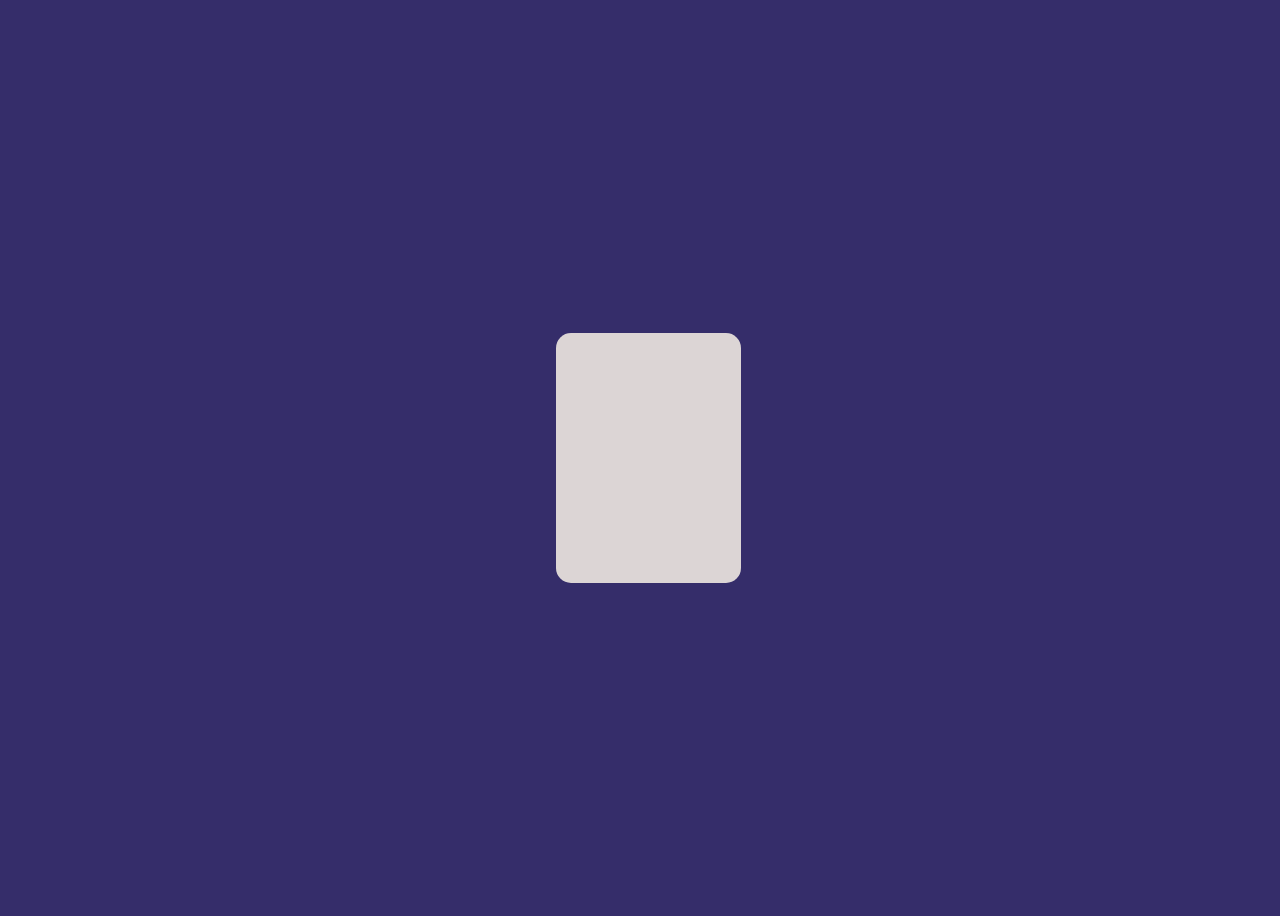
<file: 01-Card/index.html>
<!DOCTYPE html>
<html lang="en">
<head>
    <meta charset="UTF-8">
    <meta http-equiv="X-UA-Compatible" content="IE=edge">
    <meta name="viewport" content="width=device-width, initial-scale=1.0">
    <link rel="stylesheet" href="style.css">
    <title>Card 01</title>
</head>
<body>
    
        <div class="card">

        </div>
    
</body>
</html>
</file>
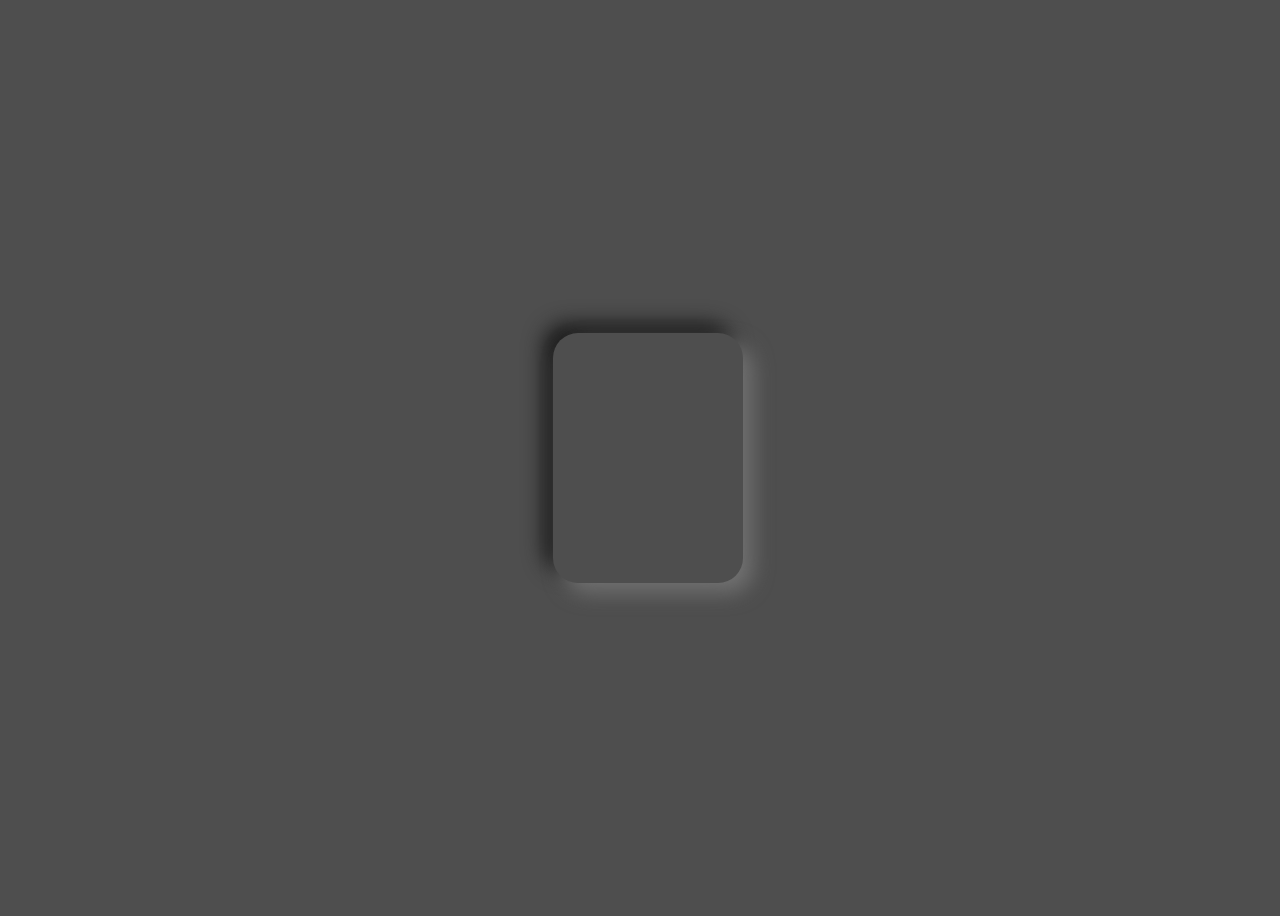
<file: 02-Card/index.html>
<!DOCTYPE html>
<html lang="en">
<head>
    <meta charset="UTF-8">
    <meta http-equiv="X-UA-Compatible" content="IE=edge">
    <meta name="viewport" content="width=device-width, initial-scale=1.0">
    <link rel="stylesheet" href="style.css">
    <title>Card 2</title>
</head>
<body>
    <div class="card">
        
    </div>
</body>
</html>
</file>
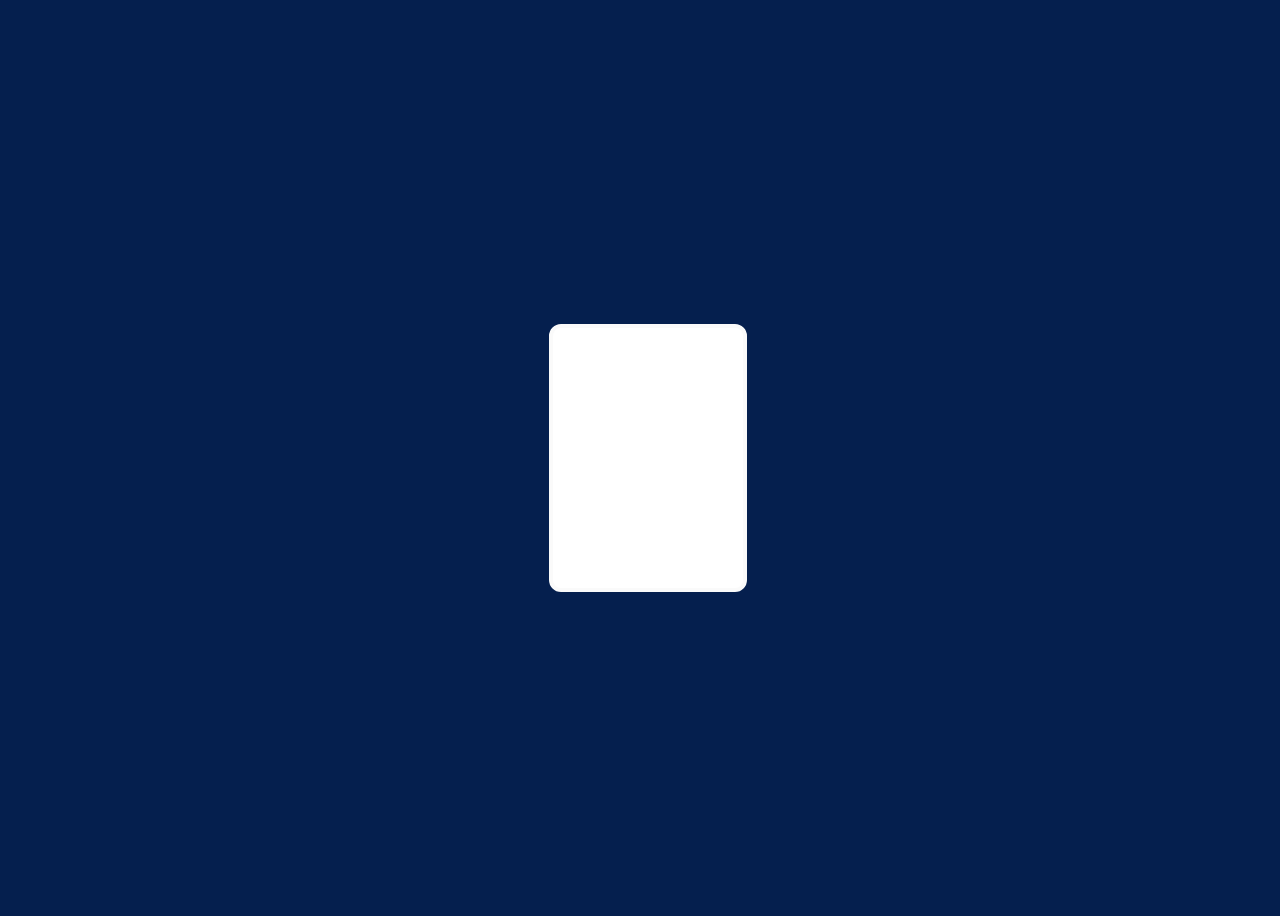
<file: 03-Card/index.html>
<!DOCTYPE html>
<html lang="en">
<head>
    <meta charset="UTF-8">
    <meta http-equiv="X-UA-Compatible" content="IE=edge">
    <meta name="viewport" content="width=device-width, initial-scale=1.0">
    <link rel="stylesheet" href="style.css">
    <title>Card 3</title>
</head>
<body>
    <div class="card">

    </div>
</body>
</html>
</file>
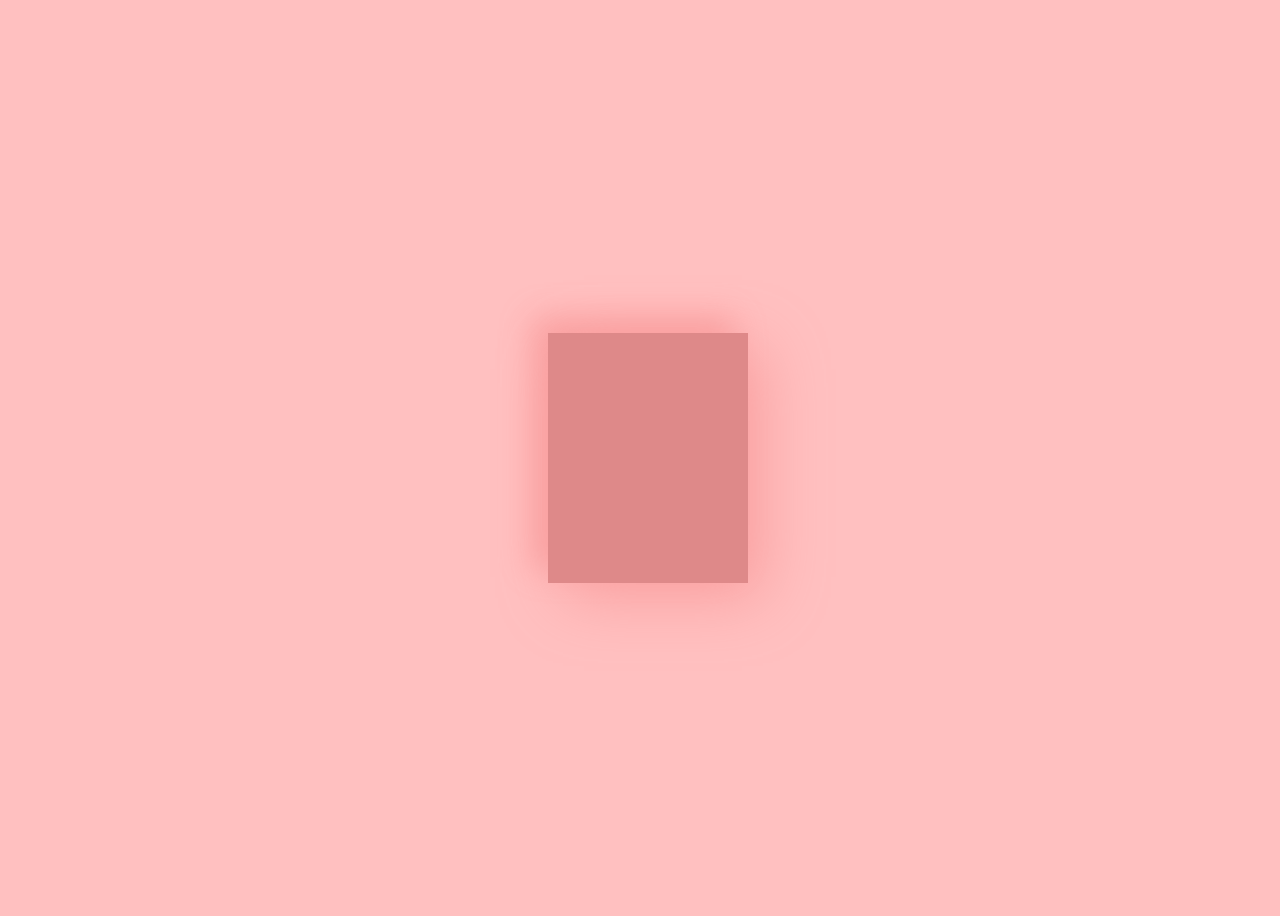
<file: 04-Card/index.html>
<!DOCTYPE html>
<html lang="en">
<head>
    <meta charset="UTF-8">
    <meta http-equiv="X-UA-Compatible" content="IE=edge">
    <meta name="viewport" content="width=device-width, initial-scale=1.0">
    <link rel="stylesheet" href="style.css">
    <title>Card 04</title>
</head>
<body>
    <div class="card">
        
    </div>
</body>
</html>
</file>
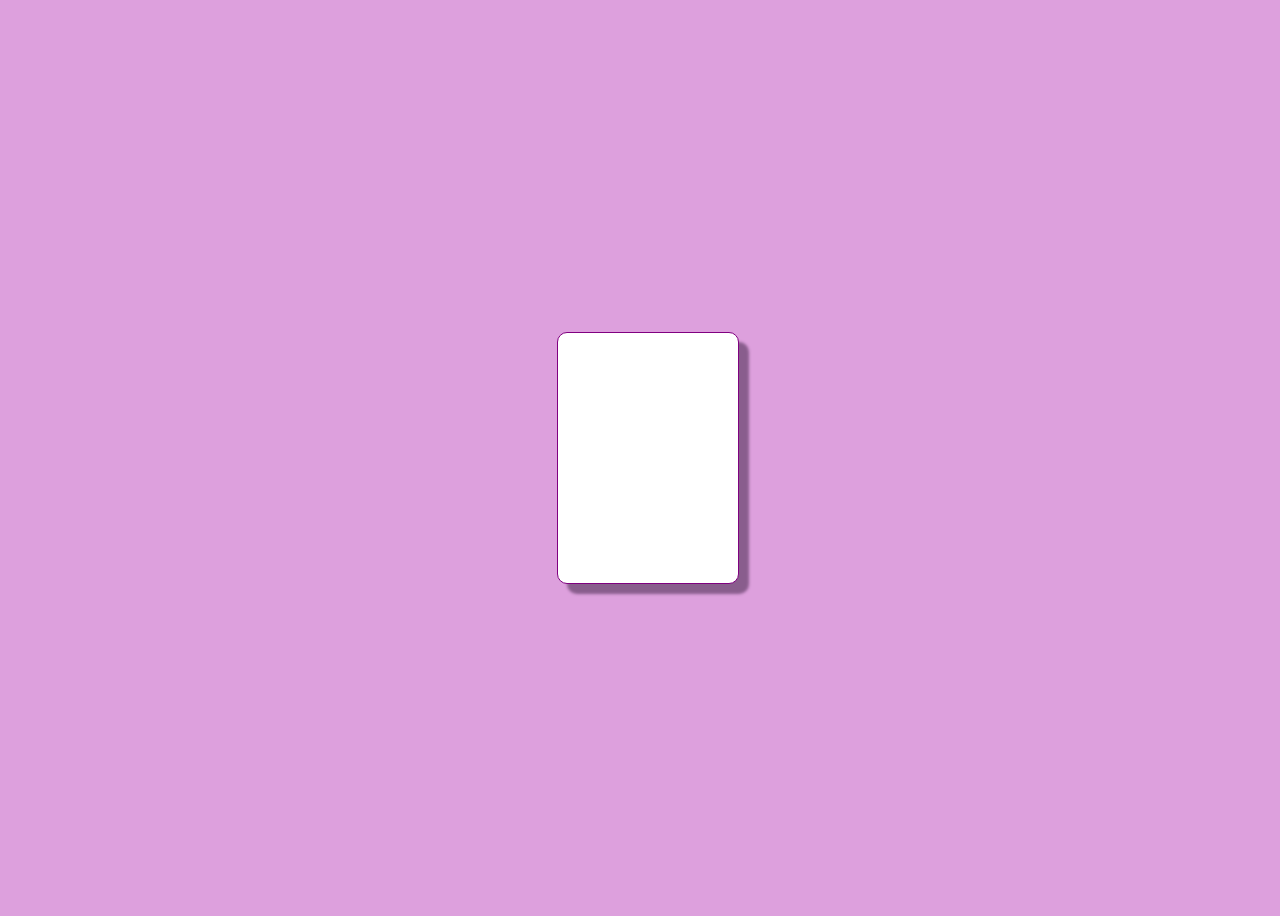
<file: 05-Card/index.html>
<!DOCTYPE html>
<html lang="en">
<head>
    <meta charset="UTF-8">
    <meta http-equiv="X-UA-Compatible" content="IE=edge">
    <meta name="viewport" content="width=device-width, initial-scale=1.0">
    <link rel="stylesheet" href="style.css">
    <title>Card 05</title>
</head>
<body>
    <div class="card">

    </div>
</body>
</html>
</file>
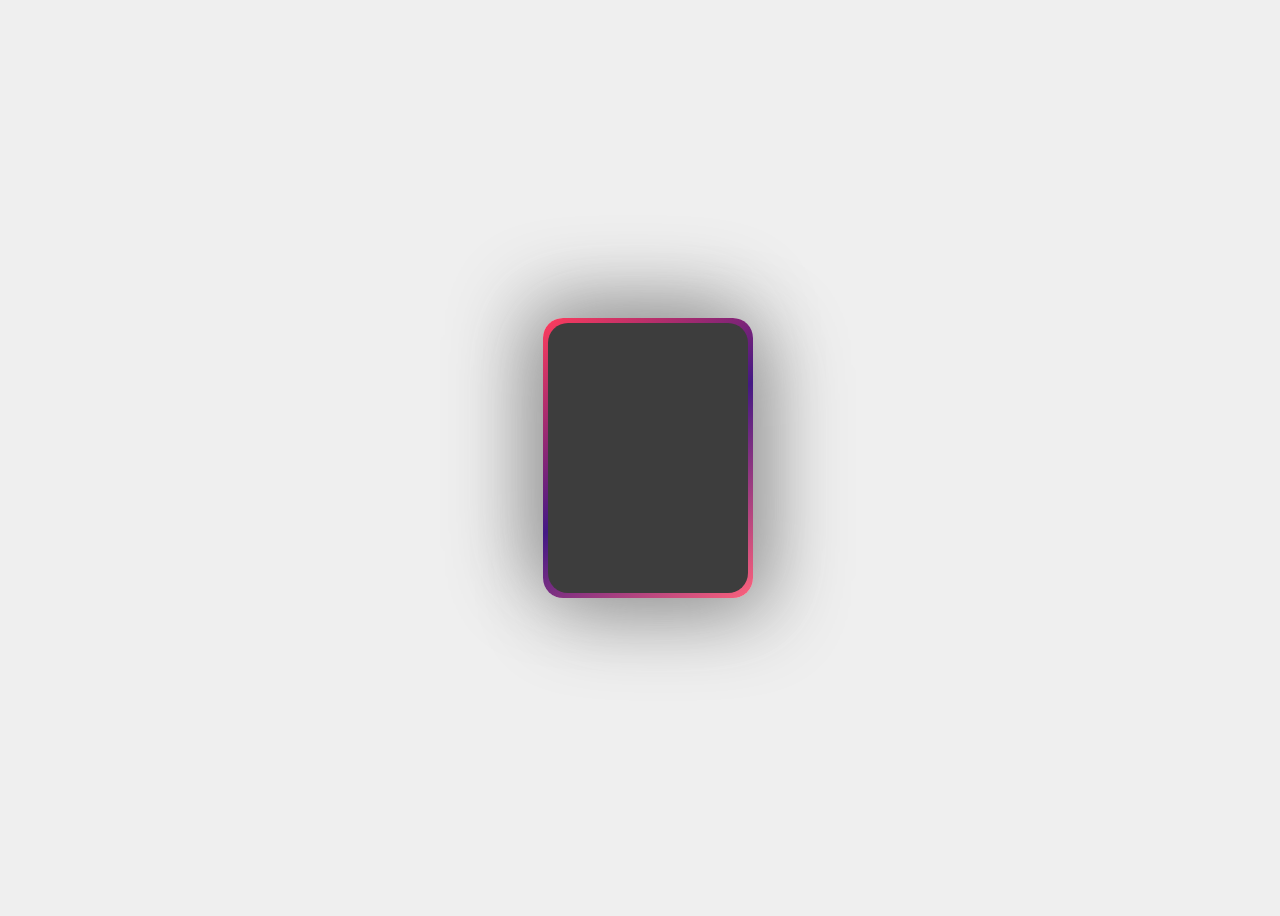
<file: 06-Card/index.html>
<!DOCTYPE html>
<html lang="en">
<head>
    <meta charset="UTF-8">
    <meta http-equiv="X-UA-Compatible" content="IE=edge">
    <meta name="viewport" content="width=
    , initial-scale=1.0">
    <title>Card 06</title>
    <link rel="stylesheet" href="index.css">
</head>
<body>
    <div class="card">
        <div class="card-in">

        </div>
    </div>
    
</body>
</html>
</file>
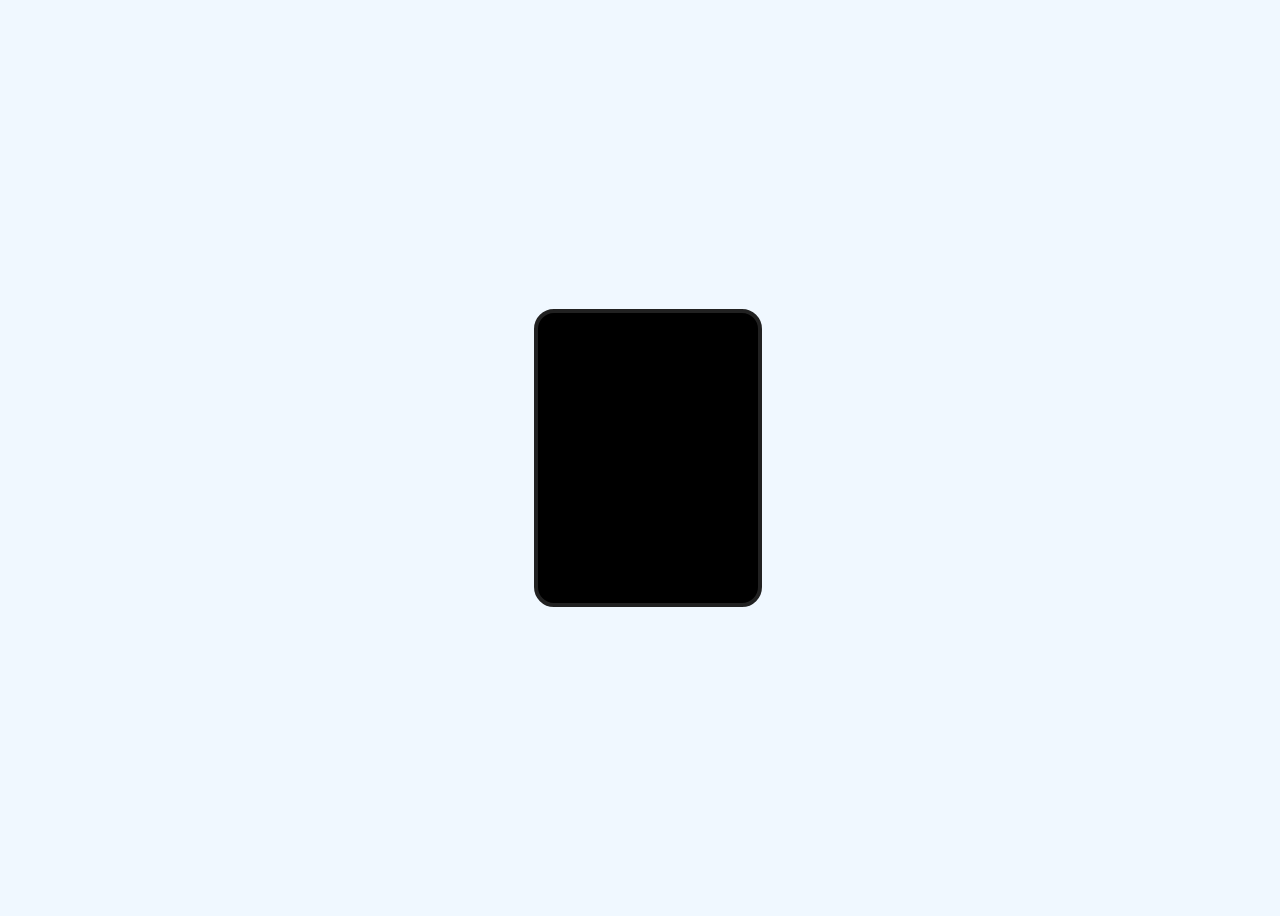
<file: 07-Card/index.html>
<!DOCTYPE html>
<html lang="en">
<head>
    <meta charset="UTF-8">
    <meta http-equiv="X-UA-Compatible" content="IE=edge">
    <meta name="viewport" content="width=device-width, initial-scale=1.0">
    <link rel="stylesheet" href="index.css">
    <title>Card 07</title>
</head>
<body>
    <div class="card">
       
    </div>
</body>
</html>
</file>
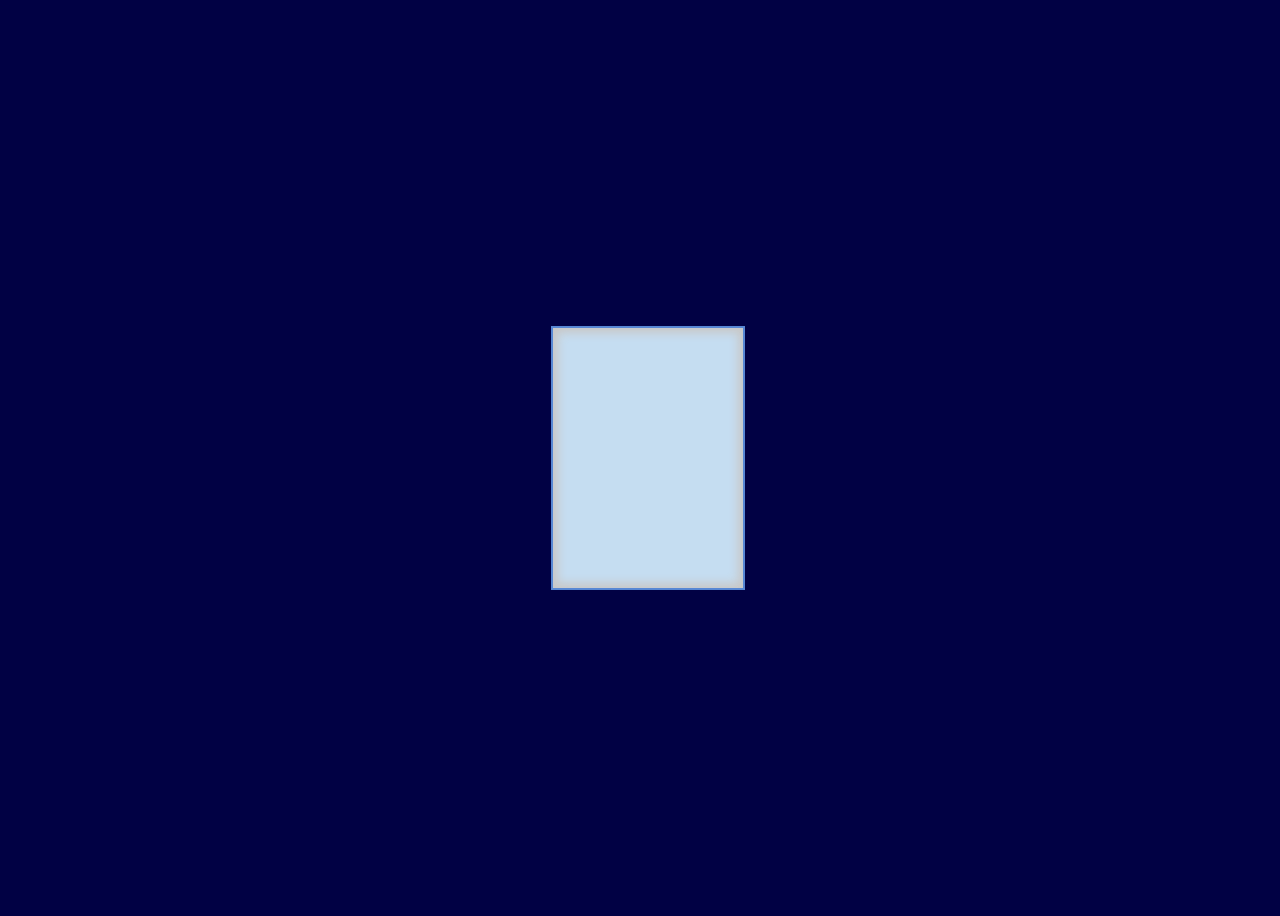
<file: 08-Card/index.html>
<!DOCTYPE html>
<html lang="en">
<head>
    <meta charset="UTF-8">
    <meta http-equiv="X-UA-Compatible" content="IE=edge">
    <meta name="viewport" content="width=
    , initial-scale=1.0">
    <link rel="stylesheet" href="style.css">
    <title>Card 08</title>

</head>
<body>
    <div class="card">
        <div class="card-in">
            
        </div>
    </div>
</body>
</html>
</file>
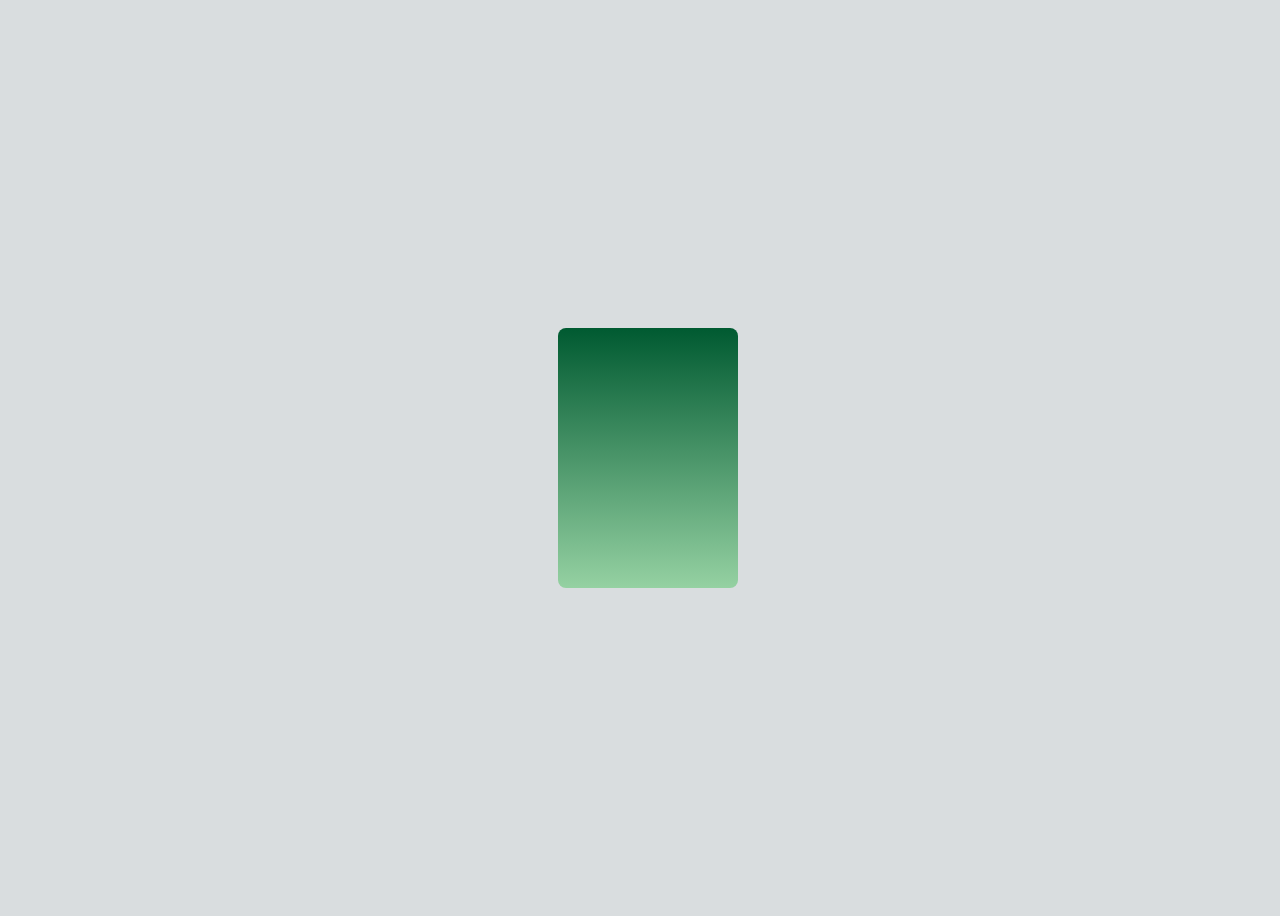
<file: 09-Card/index.html>
<!DOCTYPE html>
<html lang="en">
<head>
    <meta charset="UTF-8">
    <meta http-equiv="X-UA-Compatible" content="IE=edge">
    <meta name="viewport" content="width=device-width, initial-scale=1.0">
    <link rel="stylesheet" href="index.css">
    <title>Card 09</title>
</head>
<body>
    <div class="card">

    </div>
</body>
</html>
</file>
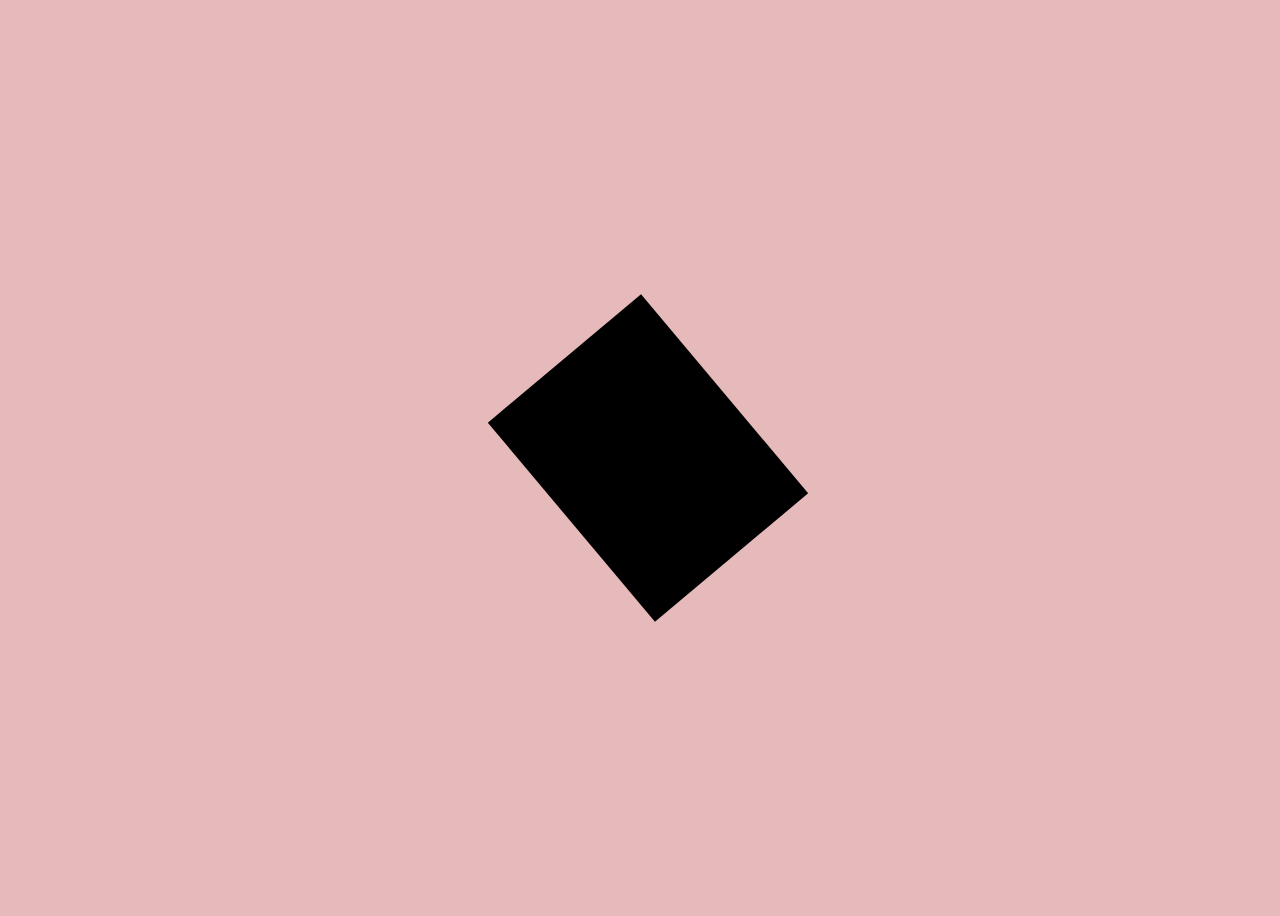
<file: 10-Card/index.html>
<!DOCTYPE html>
<html lang="en">
<head>
    <meta charset="UTF-8">
    <meta http-equiv="X-UA-Compatible" content="IE=edge">
    <meta name="viewport" content="width=
    , initial-scale=1.0">
    <link rel="stylesheet" href="index.css">
    <title>Card 10</title>
</head>
<body>
    <div class="card">

    </div>
</body>
</html>
</file>
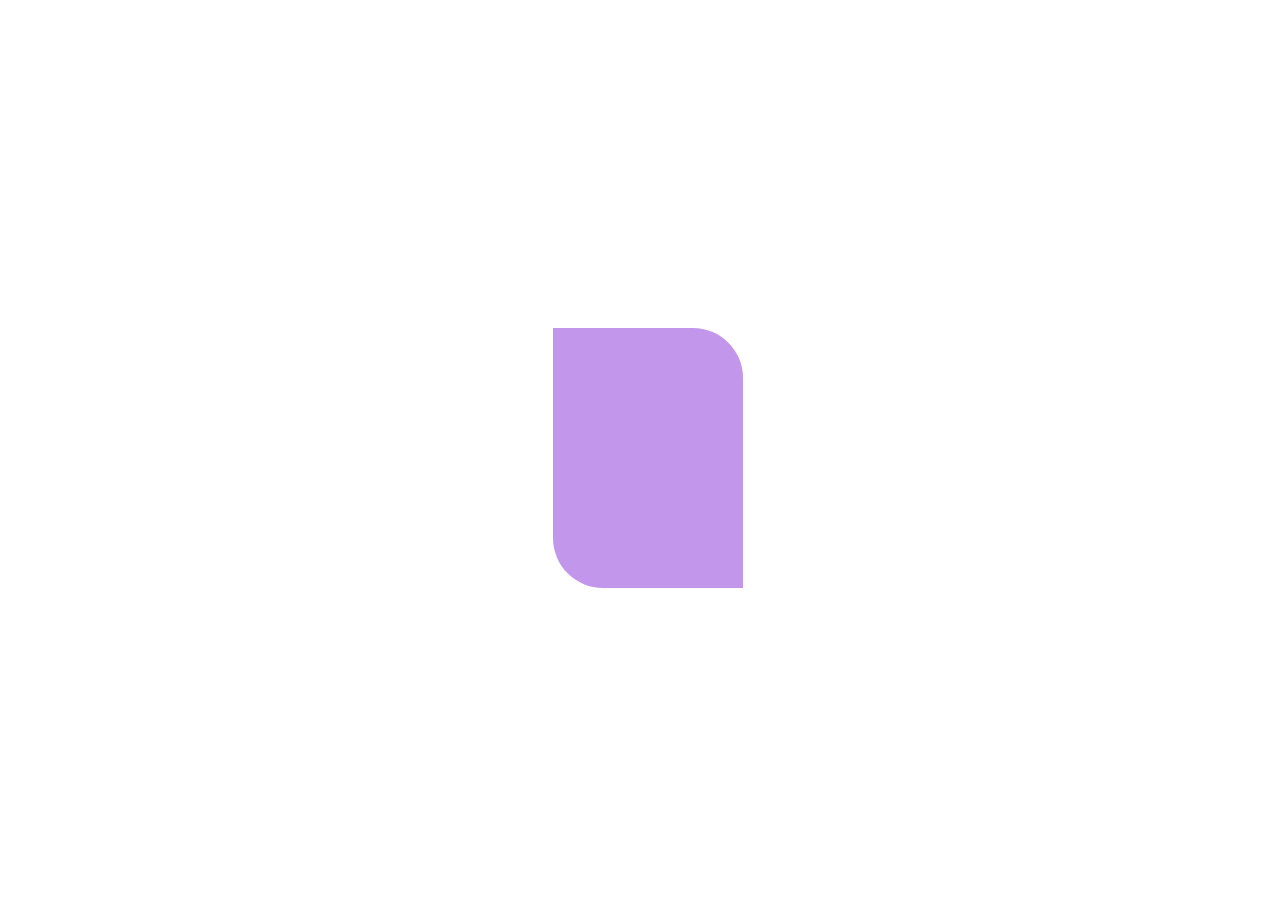
<file: 11-Card/index.html>
<!DOCTYPE html>
<html lang="en">
<head>
    <meta charset="UTF-8">
    <meta http-equiv="X-UA-Compatible" content="IE=edge">
    <meta name="viewport" content="width=device-width, initial-scale=1.0">
    <link rel="stylesheet" href="index.css">
    <title>Card 11</title>
</head>
<body>
    <div class="card">

    </div>
</body>
</html>
</file>
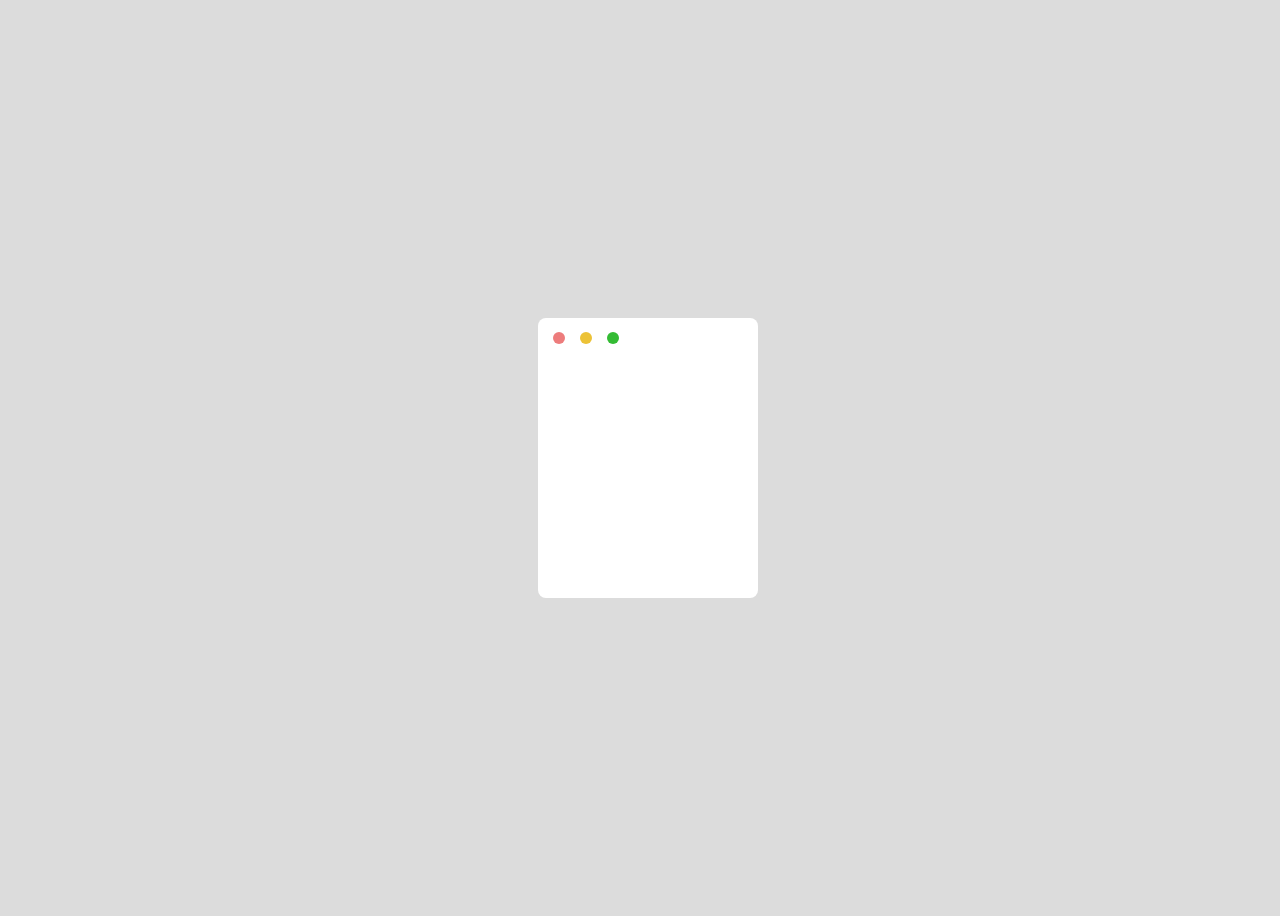
<file: 12-Card/index.html>
<!DOCTYPE html>
<html lang="en">

<head>
    <meta charset="UTF-8">
    <meta http-equiv="X-UA-Compatible" content="IE=edge">
    <meta name="viewport" content="width=
    , initial-scale=1.0">
    <link rel="stylesheet" href="index.css">
    <title>Card 12</title>
</head>

<body>
    <div class="card">
        <div class="container">
            <div class="circle">
                <span class="first box"></span>
            </div>

            <div class="circle">
                <span class="second box"></span>
            </div>

            <div class="circle">
                <span class="third box"></span>
            </div>
        </div>
    </div>
</body>

</html>
</file>
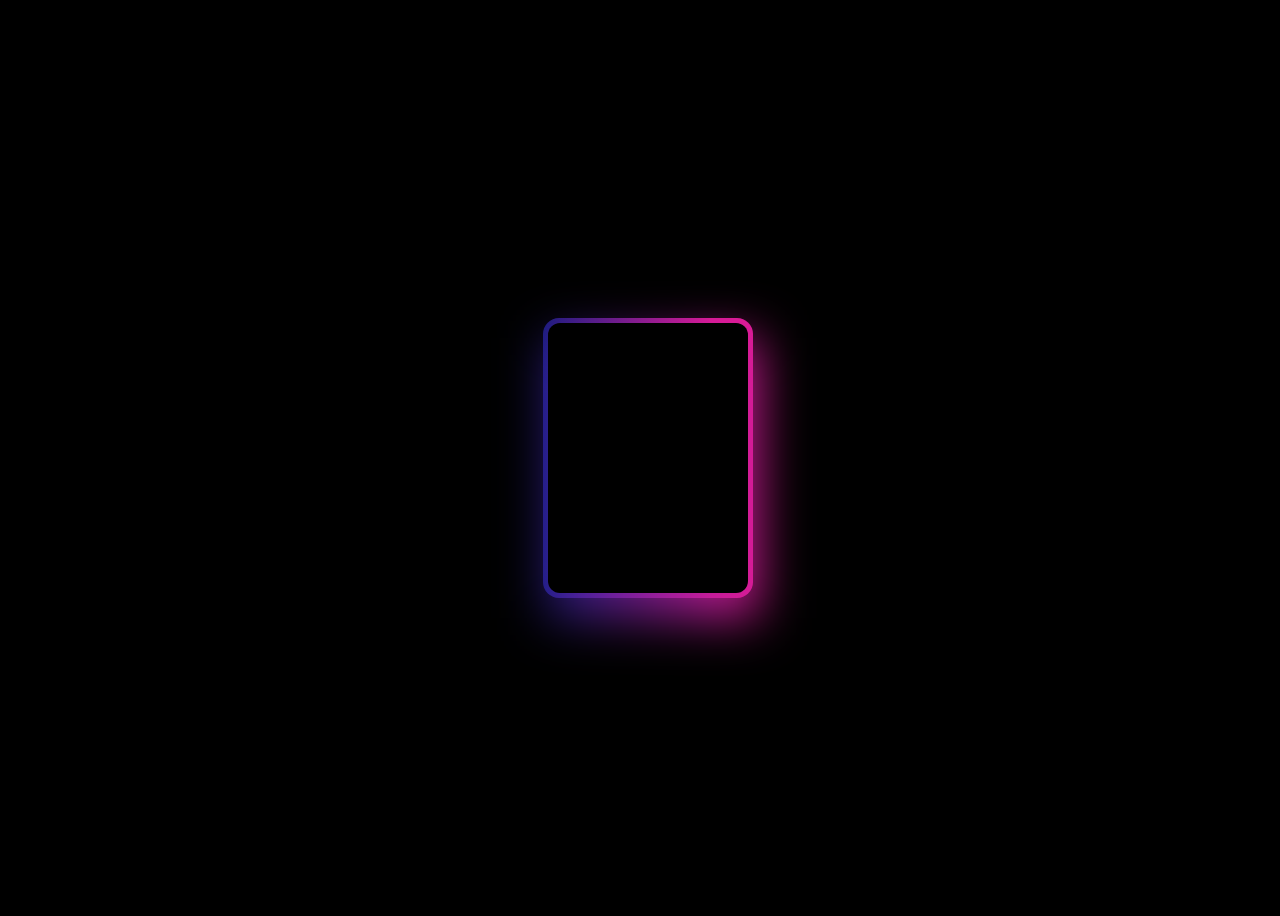
<file: 13-Card/index.html>
<!DOCTYPE html>
<html lang="en">

<head>
    <meta charset="UTF-8">
    <meta http-equiv="X-UA-Compatible" content="IE=edge">
    <meta name="viewport" content="width=device-width, initial-scale=1.0">
    <link rel="stylesheet" href="index.css">
    <title>Card 13</title>
</head>

<body>
    <div class="card">
        <div class="card-info">
            <div class="card-title">
                Magic
            </div>
        </div>

    </div>
</body>

</html>
</file>
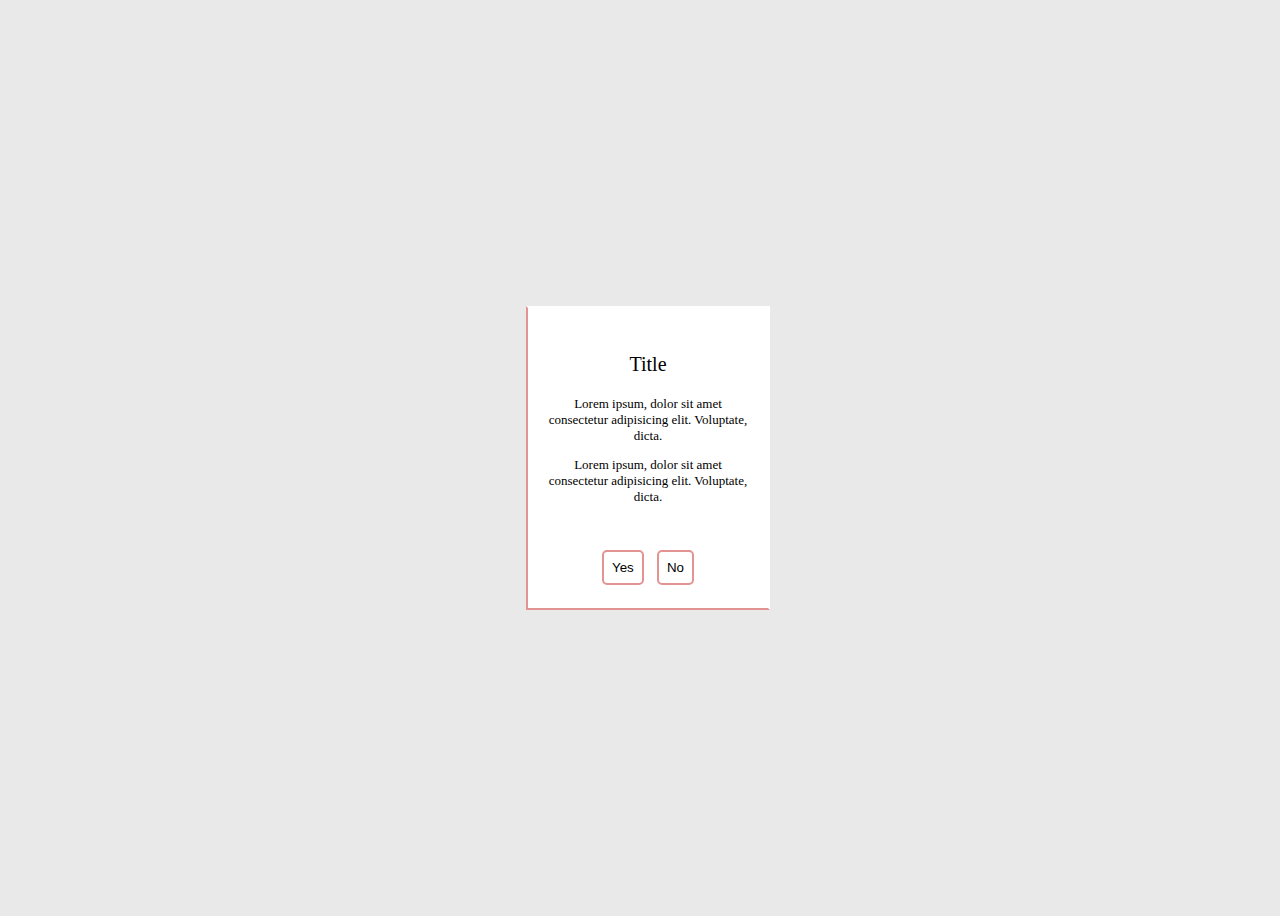
<file: 14-Card/index.html>
<!DOCTYPE html>
<html lang="en">

<head>
    <meta charset="UTF-8">
    <meta http-equiv="X-UA-Compatible" content="IE=edge">
    <meta name="viewport" content="width=device-width, initial-scale=1.0">
    <link rel="stylesheet" href="style.css">
    <title>Card 14</title>
</head>

<body>
    <div class="card">
        <div class="content">
            <div class="card-title">
                <p>
                    Title
                </p>
            </div>
            <div class="card-header">
                <p>
                    Lorem ipsum, dolor sit amet consectetur adipisicing elit. Voluptate, dicta.
                </p>
                <p>
                    Lorem ipsum, dolor sit amet consectetur adipisicing elit. Voluptate, dicta.
                </p>
                <div class="btn-group">
                    <button class="btn">Yes</button>
                    <button class="btn">No</button>
                </div>
            </div>
        </div>
    </div>
</body>

</html>
</file>
<file: 01-Card/style.css>
body {
    width: 100%;
    height: 100vh;
    display: flex;
    align-items: center;
    justify-content: center;
    overflow: hidden;
    background-color: #352d6a;
  }


.card{
    height: 250px;
    width: 185px;
    border-radius: 15px;
    background-color: rgb(220, 213, 213);
    transition: all 0.2s;
}

.card:hover{
    
    transform: scale(0.95);
    cursor: pointer;
    box-shadow:0px 0px 5px 5px #746f96;
    
}
</file>
<file: 02-Card/style.css>
body{
    background-color: rgb(78, 78, 78);
    width: 100%;
    height: 100vh;
    display: flex;
    align-items: center;
    justify-content: center;
    overflow: hidden;
}

.card{
    width:190px;
    height:250px;
    border-radius: 25px 25px;
    background-color: rgb(78, 78, 78);
    box-shadow: 10px 10px  20px #717171,-10px -10px 20px rgb(27, 27, 27);
}
</file>
<file: 03-Card/style.css>
body{
    background: rgb(5, 31, 78);
    width: 100%;
    height: 100vh;
    overflow: hidden;
    display: flex;
    align-items: center;
    justify-content: center;
}

.card{
    width: 190px;
    height: 260px;
    background: rgb(255, 255, 255);
    border-radius: 12px;
    transition: border 0.8s;
    border: rgb(250, 250, 250) 4px solid;
    cursor: pointer;
}

.card:hover{
    cursor: pointer;
    border: 4px solid rgb(56, 62, 144);
}
</file>
<file: 04-Card/style.css>
body{
    background-color: rgba(255, 0, 0, 0.247);
    width: 100%;
    height: 100vh;
    display: flex;
    align-items: center;
    justify-content: center;
    overflow: hidden;
}

.card{
    background-color: rgb(222, 137, 137);
    width: 200px;
    height: 250px;
    cursor: pointer;
    transition: 0.5s;
    box-shadow: 15px 15px 60px #faa0a0, -15px -15px 30px #faa0a0 ;
}

.card:hover{
    border-radius: 50px 0 50px 0;
}
</file>
<file: 05-Card/style.css>
body{
    background-color: plum;
    width: 100%;
    height: 100vh;
    overflow: hidden;
    justify-content: center;
    align-items: center;
    display: flex;
}

.card{
    background:rgb(255, 255, 255);
    height: 250px;
    width: 180px;
    border-radius: 10px;
    transition: 0.3s;
    border:1px solid purple;
    box-shadow: 10px 10px 3px rgb(137, 93, 141);
    cursor: pointer;
}

.card:hover{
    box-shadow: -10px 10px 3px rgb(137, 93, 141);
}
</file>
<file: 06-Card/index.css>
body{
    background-color: rgb(239, 239, 239);
    width: 100%;
    height: 100vh;
    overflow: hidden;
    display: flex;
    align-items: center;
    justify-content: center;
}

.card{
    width: 200px;
    height: 270px;
    background-image: linear-gradient(144deg, #ff3c5c, #441984 50%, #fd627c);
    box-shadow: 15px 15px 80px rgb(153, 153, 153), -15px -15px 80px rgb(153, 153, 153);
    padding: 5px;
    border-radius: 20px;
    cursor: pointer;
}
.card-in{
    background: rgb(61, 61, 61);
    width: 100%;
    height: 100%;
    border-radius: 20px;
}
</file>
<file: 07-Card/index.css>
body{
    background-color: aliceblue;
    width: 100%;
    height: 100vh;
    overflow: hidden;
    display: flex;
    align-items: center;
    justify-content: center;
}


.card{
    width: 210px;
    height: 280px;
    border-radius: 20px;
    background-color: black;
    cursor: pointer;
    padding: 5px;
    border: #212121 4px solid;
    transition:all 0.7s;
}


.card:hover{
    margin-top: -50px;
    border-radius: 10px 10px 10px 0;
    border-image:linear-gradient(to right, rgb(255, 0, 170),rgb(244, 141, 141) ,purple ) 30;
}
</file>
<file: 08-Card/style.css>
body{
    background-color: rgb(1, 1, 68);
    width: 100%;
    height: 100vh;
    display: flex;
    align-items: center;
    justify-content: center;
    overflow: hidden;
}

.card{
    width: 190px;
    height: 260px;
    background-color: rgb(197, 221, 241);
    border: 2px solid rgb(87, 135, 212);
    box-shadow:inset 5px 5px 10px rgb(200, 200, 200) ,inset -5px -5px 10px rgb(200, 200, 200);
    cursor: pointer;
}


.card:hover{
    box-shadow: inset 5px 5px 10px rgb(87, 135, 212),inset -5px -5px 10px rgb(87, 135, 212);
}
</file>
<file: 09-Card/index.css>
body{
    background-color: rgb(217, 221, 223);
    width: 100%;
    height: 100vh;
    display: flex;
    align-items: center;
    justify-content: center;
    overflow: hidden;
}


.card{
    background-image: linear-gradient(to top  ,rgb(149, 209, 162), rgb(0, 90, 49));
    width:180px;
    border-radius: 8px;
    transition: 0.5s;
    height: 260px;
    cursor: pointer;
}

.card:hover{
    background-color: red;
    border-bottom-right-radius: 100px;
}
</file>
<file: 10-Card/index.css>
body{
    background-color: rgb(230, 186, 186);
    width: 100%;
    height: 100vh;
    display: flex;
    align-items: center;
    justify-content: center;
    overflow: hidden;
}

.card{
    width: 200px;
    height: 260px;
    background-color: black;
    cursor: pointer;
    transform: rotate(140deg);
    transition:all 0.5s;
}


.card:hover{
    background-color: rgb(255, 255, 255);
    box-shadow: 5px 3px rgba(0, 0, 0, 0.5), 10px 6px rgba(0, 0, 0, 0.4),
    15px 9px rgba(0, 0, 0, 0.3),-5px -3px rgba(0, 0, 0, 0.5), -10px -6px rgba(0, 0, 0, 0.4),
    -15px -9px rgba(0, 0, 0, 0.3);
}
</file>
<file: 11-Card/index.css>
body{
    background-color: rgb(255, 255, 255);
    width: 100%;
    height: 100vh;
    display: flex;
    align-items: center;
    justify-content:center ;
    overflow: hidden;
}


.card{
    width: 190px;
    height: 260px;
    background-color: rgba(140, 59, 216, 0.532);
    border-radius: 0 50px 0 50px;
}
</file>
<file: 12-Card/index.css>
body{
    background-color:gainsboro;
    width: 100%;
    height: 100vh;
    display: flex;
    align-items: center;
    justify-content:center ;
    overflow: hidden;
}


.card{
    background-color: rgb(255, 255, 255);
    width: 220px;
    height: 280px;
    border-radius: 8px;
    cursor: pointer;
}

.container{
  display: flex;
  padding: 6px;
}

 .circle{
  padding: 6px 6px;
  margin-left: 3px;
}


.box{
    display: inline-block;
    border-radius: 50%;
    width: 12px;
    height: 12px;
}

.first{
    background-color: rgba(233, 97, 97, 0.833);
}


.second{
    background-color: rgb(236, 194, 55);
}

.third{
    background-color: rgb(52, 187, 52);
}
</file>
<file: 13-Card/index.css>
body {
    width: 100%;
    height: 100vh;
    display: flex;
    align-items: center;
    justify-content: center;
    overflow: hidden;
    background-color: black;
  }

  .card {
    width: 200px;
    height: 270px;
    padding: 5px;
    border-radius: 16px;
    background: linear-gradient(to left, #dc1b96 20%, rgba(39, 39, 174, 0.705) 100%);
    position: relative;
    z-index: 1;
    cursor: pointer;
  }

  .card::after {
    position: absolute;
    content: "";
    z-index: -1;
    height: 100%;
    width: 100%;
    background: linear-gradient(to left, #dc1b96 0%, rgba(39, 39, 174, 0.705) 100%);
    filter: blur(25px);
    top: 20px;
    transition: .5s;
  } 

  .card-info {
    background: black;
    color: black;
    display: flex;
    justify-content: center;
    align-items: center;
    width: 100%;
    height: 100%;
    border-radius: 12px;
  }

   .card-title {
    font-weight: bold;
    font-size: large;
  }
  

  .card:hover::after {
    opacity: 0;
  }

  .card:hover .card-info {
    color:#dc1b96 ;
  }
</file>
<file: 14-Card/style.css>
body{
    background-color: rgb(233, 233, 233);
    width: 100%;
    height: 100vh;
    overflow: hidden;
    justify-content: center;
    align-items: center;
    display: flex;
}


.card{
    background-color: rgb(255, 255, 255);
    width:200px;
    height: 260px;
    padding: 20px;
    border-bottom: 2px solid rgb(228, 147, 147);
    border-right: 2px solid white;
    border-top: 2px solid white;
    border-left:2px solid rgb(228, 147, 147);
    cursor: pointer;
    transition: 0.5s;
}

.card:hover{
    box-shadow: -5px 3px rgb(228, 147, 147,0.5), -10px 6px rgb(228, 147, 147,0.4),
    -15px 9px rgb(228, 147, 147,0.3),-20px 6px rgb(228, 147, 147,0.2),-25px 10px rgb(228, 147, 147,0.1);
    border-bottom: 2px solid rgb(228, 147, 147);
    border-right: 2px solid rgb(228, 147, 147);
    border-top: 2px solid rgb(228, 147, 147);
    border-left: 2px solid rgb(228, 147, 147);
}

.content{
    padding-top: 5px;
    text-align: center;
}

.card-title{
    font-size: 20px;
}

.card-header{
    margin-top: 5px;
    font-size: 13px;
}

.btn-group{
    margin-top: 40px;
}

.btn{
    background-color: transparent;
    border-radius: 5px;
    border: 2px solid rgb(228, 147, 147);
    padding: 8px;
    margin: 5px;
    transition: 1s;
}


.btn:hover{
    background-color: rgb(228, 147, 147);
    border: 2px solid gray;
    cursor: pointer;
}
</file>
